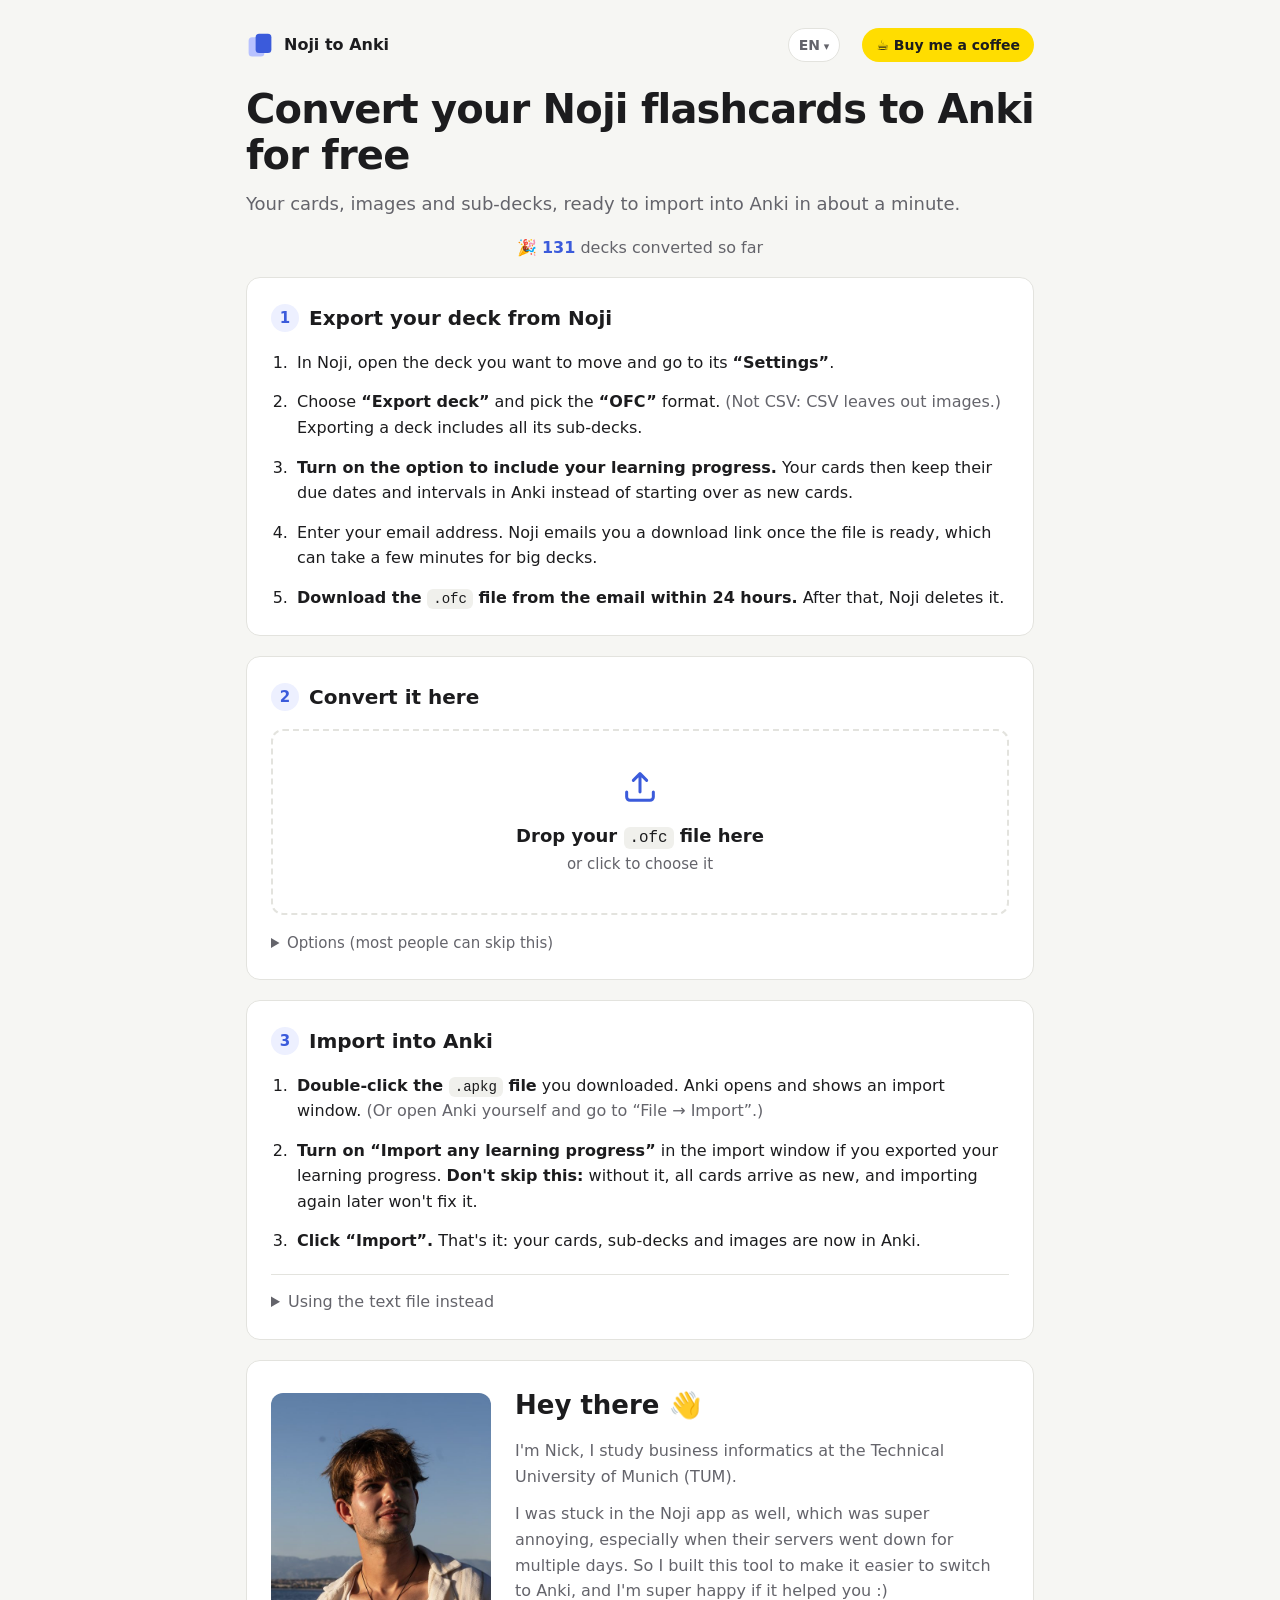
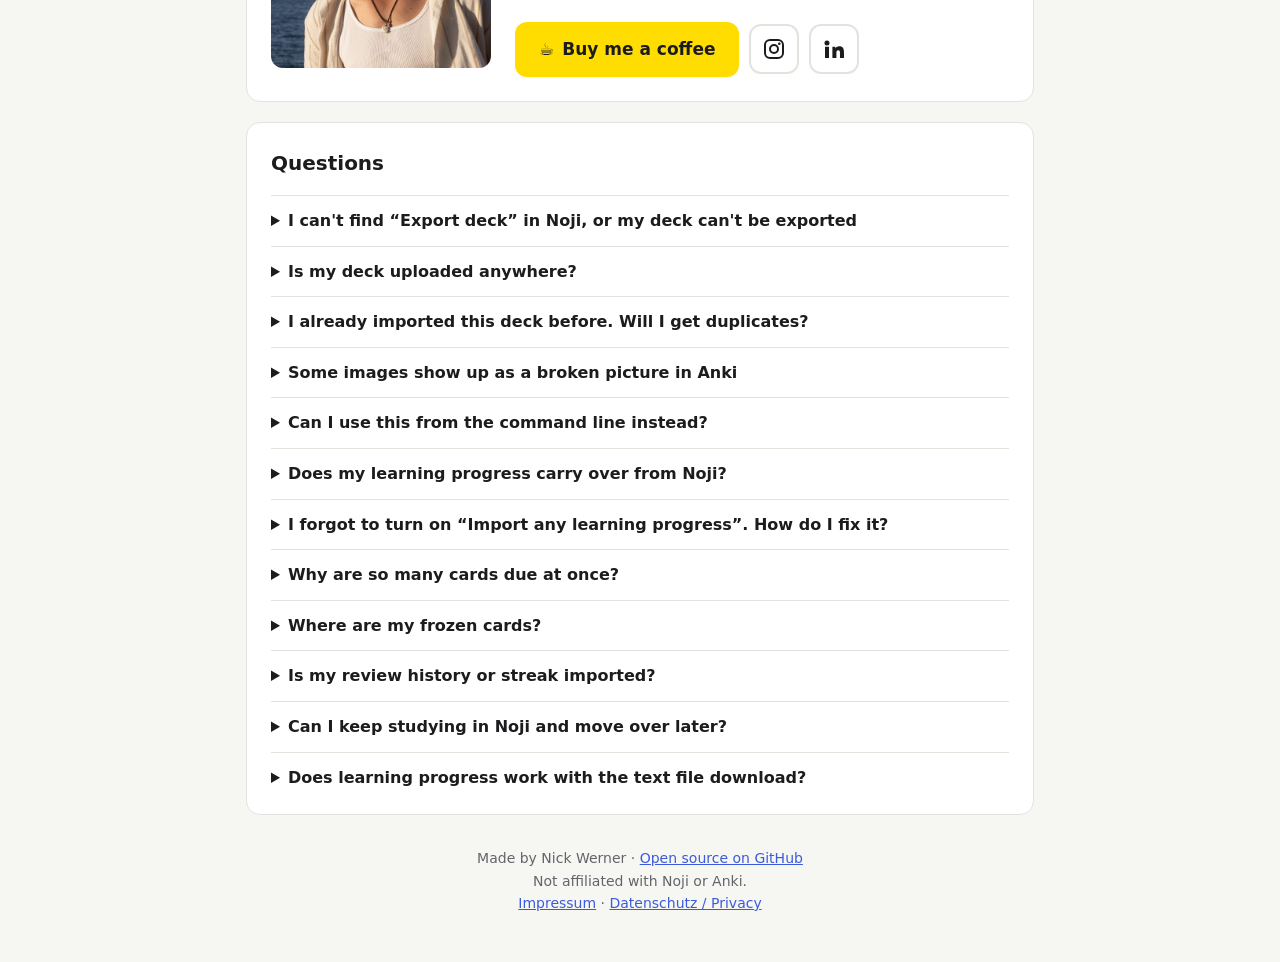
<file: docs/index.html>
<!doctype html>
<html lang="en">
<head>
<meta charset="utf-8">
<meta name="viewport" content="width=device-width, initial-scale=1">
<title>Noji to Anki</title>
<meta name="description" content="Convert your Noji flashcards to Anki, with images and sub-decks. Free, and your deck never leaves your computer.">
<link rel="icon" href="data:image/svg+xml,<svg xmlns='http://www.w3.org/2000/svg' viewBox='0 0 32 32'><rect x='3' y='7' width='18' height='22' rx='4' fill='%23b8c2ff'/><rect x='11' y='3' width='18' height='22' rx='4' fill='%233b5bdb'/></svg>">
<link rel="canonical" href="https://nojitoanki.com/">
<link rel="alternate" hreflang="en" href="https://nojitoanki.com/?lang=en">
<link rel="alternate" hreflang="de" href="https://nojitoanki.com/?lang=de">
<link rel="alternate" hreflang="pt-BR" href="https://nojitoanki.com/?lang=pt-BR">
<link rel="alternate" hreflang="es" href="https://nojitoanki.com/?lang=es">
<link rel="alternate" hreflang="fr" href="https://nojitoanki.com/?lang=fr">
<link rel="alternate" hreflang="it" href="https://nojitoanki.com/?lang=it">
<link rel="alternate" hreflang="x-default" href="https://nojitoanki.com/">
<meta name="theme-color" content="#3b5bdb">
<meta property="og:type" content="website">
<meta property="og:site_name" content="Noji to Anki">
<meta property="og:url" content="https://nojitoanki.com/">
<meta property="og:title" content="Noji to Anki: move your flashcards to Anki">
<meta property="og:description" content="Turn your Noji export into a ready-to-import Anki deck, with images and sub-decks. Free, nothing to install, and your cards never leave your computer.">
<meta property="og:image" content="https://nojitoanki.com/og-image.png">
<meta property="og:image:width" content="1200">
<meta property="og:image:height" content="630">
<meta property="og:image:alt" content="Noji to Anki: convert your Noji flashcards to Anki">
<meta name="twitter:card" content="summary_large_image">
<link rel="stylesheet" href="style.css">
</head>
<body>

<header>
  <svg viewBox="0 0 32 32" aria-hidden="true"><rect x="3" y="7" width="18" height="22" rx="4" fill="#b8c2ff"/><rect x="11" y="3" width="18" height="22" rx="4" fill="#3b5bdb"/></svg>
  <span class="brand">Noji to Anki</span>
  <label class="lang-switch"><span id="lang-current" aria-hidden="true">EN</span><select id="lang-select" aria-label="Language"><option value="en">English</option></select></label>
  <a class="header-coffee" href="https://buymeacoffee.com/nickwerner" target="_blank" rel="noopener" data-goatcounter-click="coffee-header" data-goatcounter-title="Coffee button (header)" data-i18n="header.coffee"><span aria-hidden="true">☕</span> Buy me a coffee</a>
</header>

<main>
  <div class="notice warn inapp" id="inapp" hidden>
    <p><strong id="inapp-title"></strong></p>
    <p id="inapp-text"></p>
    <p id="inapp-how"></p>
    <div class="inapp-actions">
      <a class="inapp-button" id="inapp-chrome" href="#" hidden></a>
      <button class="inapp-button" id="inapp-copy" type="button"></button>
    </div>
  </div>
  <section class="hero">
    <h1 data-i18n="hero.title">Convert your Noji flashcards to Anki for free</h1>
    <p data-i18n="hero.text">Your cards, images and sub-decks, ready to import into Anki in about a minute.</p>
  </section>

  <p class="counter" data-i18n="counter"><span aria-hidden="true">🎉</span> <b id="deck-count">30</b> decks converted so far</p>

  <section class="card">
    <h2 data-i18n="export.title"><span class="num">1</span> Export your deck from Noji</h2>
    <ol class="howto">
      <li data-i18n="export.1">In Noji, open the deck you want to move and go to its <strong>“Settings”</strong>.</li>
      <li data-i18n="export.2">Choose <strong>“Export deck”</strong> and pick the <strong>“OFC”</strong> format. <span class="muted">(Not CSV: CSV leaves out images.)</span> Exporting a deck includes all its sub-decks.</li>
      <li data-i18n="export.3"><strong>Turn on the option to include your learning progress.</strong> Your cards then keep their due dates and intervals in Anki instead of starting over as new cards.</li>
      <li data-i18n="export.4">Enter your email address. Noji emails you a download link once the file is ready, which can take a few minutes for big decks.</li>
      <li data-i18n="export.5"><strong>Download the <code>.ofc</code> file from the email within 24 hours.</strong> After that, Noji deletes it.</li>
    </ol>
  </section>

  <section class="card" id="step-convert">
    <h2><span class="num">2</span> <span id="convert-title" data-i18n="convert.title">Convert it here</span></h2>

    <div id="picker">
      <p class="mobile-tip" id="mobile-tip" hidden></p>
      <label class="drop" id="drop">
        <!-- No accept=".ofc" filter: iOS greys out .ofc files because it doesn't know the file type -->
        <input type="file" id="file">
        <svg viewBox="0 0 24 24" fill="none" stroke="currentColor" stroke-width="1.8" stroke-linecap="round" stroke-linejoin="round" aria-hidden="true"><path d="M12 15V4m0 0L8 8m4-4 4 4"/><path d="M4 15v3a2 2 0 0 0 2 2h12a2 2 0 0 0 2-2v-3"/></svg>
        <strong data-i18n="drop.title">Drop your <code>.ofc</code> file here</strong>
        <span data-i18n="drop.text">or click to choose it</span>
      </label>

      <details class="options">
        <summary data-i18n="options.summary">Options (most people can skip this)</summary>
        <div class="field">
          <label for="label" data-i18n="options.label">Label in front of every card</label>
          <input type="text" id="label" placeholder="e.g. Biology: " data-i18n-attr="placeholder:options.placeholder" autocomplete="off">
          <p data-i18n="options.help">Handy if you study several subjects mixed together. “What is a cell?” becomes “Biology: What is a cell?”. Leave empty for no label.</p>
        </div>
      </details>
    </div>

    <div id="progress" hidden aria-live="polite">
      <ul class="steps">
        <li data-step="read" data-i18n="step.read">Reading your file</li>
        <li data-step="unpack" data-i18n="step.unpack">Unpacking the deck</li>
        <li data-step="cards" data-i18n="step.cards">Building cards</li>
        <li data-step="images" data-i18n="step.images">Collecting images</li>
        <li data-step="download" hidden>Downloading missing images</li>
        <li data-step="zip" data-i18n="step.zip">Packing your download</li>
      </ul>
    </div>

    <div id="result" hidden>
      <div class="stats">
        <div class="stat"><b id="r-cards">0</b><span data-i18n="stat.cards">cards</span></div>
        <div class="stat"><b id="r-decks">0</b><span data-i18n="stat.decks">decks</span></div>
        <div class="stat"><b id="r-images">0</b><span data-i18n="stat.images">images</span></div>
      </div>
      <div class="actions">
        <a class="button" id="download" href="#" download data-i18n="result.download">
          <svg viewBox="0 0 24 24" fill="none" stroke="currentColor" stroke-width="2" stroke-linecap="round" stroke-linejoin="round" aria-hidden="true"><path d="M12 4v11m0 0 4-4m-4 4-4-4"/><path d="M4 17v1a2 2 0 0 0 2 2h12a2 2 0 0 0 2-2v-1"/></svg>
          Download Anki deck
        </a>
        <button class="link-button" id="again" type="button" data-i18n="result.again">Convert another file</button>
      </div>
      <p class="file-name"><span id="r-file"></span><span id="zip-option"> · <a id="download-zip" href="#" download data-i18n="result.zip">or download as text file + images (.zip)</a></span></p>
      <div class="notice ok" id="r-progress" hidden>
        <p><strong id="r-progress-title"></strong></p>
        <p data-i18n="result.progress">When you import, turn on “Import any learning progress” in Anki's import window. Otherwise every card arrives as new.</p>
      </div>
      <div class="notice warn" id="r-no-apkg" hidden>
        <p data-i18n="result.noApkg">Your browser couldn't create an Anki deck file, so this download is a text file + images instead. See “Using the text file instead” below.</p>
      </div>
      <div class="notice warn" id="r-failed" hidden>
        <p><strong id="r-failed-title"></strong></p>
        <p data-i18n="result.failed">These cards will show a broken picture in Anki. Check your internet connection and try again, or re-export the deck from Noji.</p>
        <ul id="r-failed-list"></ul>
      </div>
    </div>

    <div class="notice error" id="error" hidden>
      <p><strong data-i18n="error.title">That didn't work.</strong></p>
      <p id="error-text"></p>
    </div>
  </section>

  <section class="card">
    <h2 data-i18n="import.title"><span class="num">3</span> Import into Anki</h2>
    <ol class="howto">
      <li data-i18n="import.1"><strong>Double-click the <code>.apkg</code> file</strong> you downloaded. Anki opens and shows an import window. <span class="muted">(Or open Anki yourself and go to “File → Import”.)</span></li>
      <li data-i18n="import.2"><strong>Turn on “Import any learning progress”</strong> in the import window if you exported your learning progress. <strong>Don't skip this:</strong> without it, all cards arrive as new, and importing again later won't fix it.</li>
      <li data-i18n="import.3"><strong>Click “Import”.</strong> That's it: your cards, sub-decks and images are now in Anki.</li>
    </ol>

    <details class="manual">
      <summary data-i18n="manual.summary">Using the text file instead</summary>
      <ol class="howto">
        <li data-i18n="manual.1"><strong>Unzip the download.</strong> <span class="muted">Mac: double-click it. Windows: right-click → “Extract All”.</span> You get a folder with a <code>.txt</code> file and an <code>attachments</code> folder.</li>
        <li data-i18n="manual.2"><strong>Import the cards.</strong> Open Anki, go to “File → Import” and choose the <code>.txt</code> file. Make sure “Allow HTML in fields” is checked, then click “Import”.</li>
        <li>
          <span data-i18n="manual.3"><strong>Copy the images.</strong> Copy everything <em>inside</em> the <code>attachments</code> folder into Anki's media folder:</span>
          <div class="tabs" role="tablist">
            <button role="tab" id="tab-mac" aria-controls="panel-mac" aria-selected="true" type="button">Mac</button>
            <button role="tab" id="tab-win" aria-controls="panel-win" aria-selected="false" type="button">Windows</button>
            <button role="tab" id="tab-linux" aria-controls="panel-linux" aria-selected="false" type="button">Linux</button>
          </div>
          <div class="tab-panel" role="tabpanel" id="panel-mac" aria-labelledby="tab-mac">
            <ol>
              <li data-i18n="manual.mac1">In Finder, press <code>⌘ Cmd</code> + <code>⇧ Shift</code> + <code>G</code>.</li>
              <li><span class="path" data-i18n="manual.mac2">Paste <code>~/Library/Application Support/Anki2/User 1/collection.media</code> <button class="copy" type="button">Copy</button></span></li>
              <li data-i18n="manual.enter">Press Enter and paste the images there.</li>
            </ol>
          </div>
          <div class="tab-panel" role="tabpanel" id="panel-win" aria-labelledby="tab-win" hidden>
            <ol>
              <li data-i18n="manual.win1">Press <code>Win</code> + <code>R</code>.</li>
              <li><span class="path" data-i18n="manual.win2">Paste <code>%APPDATA%\Anki2\User 1\collection.media</code> <button class="copy" type="button">Copy</button></span></li>
              <li data-i18n="manual.enter">Press Enter and paste the images there.</li>
            </ol>
          </div>
          <div class="tab-panel" role="tabpanel" id="panel-linux" aria-labelledby="tab-linux" hidden>
            <ol>
              <li><span class="path" data-i18n="manual.linux1">Open <code>~/.local/share/Anki2/User 1/collection.media</code> <button class="copy" type="button">Copy</button></span></li>
              <li data-i18n="manual.linux2">Paste the images there.</li>
            </ol>
          </div>
          <p class="muted" data-i18n="manual.profile">If your Anki profile isn't called “User 1”, use its name instead.</p>
        </li>
      </ol>
    </details>
  </section>

  <section class="card about">
    <img class="about-photo" src="nick.jpg" width="560" height="700" alt="Photo of Nick Werner" data-i18n-attr="alt:about.photo" loading="lazy">
    <div class="about-text">
      <h2 data-i18n="about.title">Hey there <span aria-hidden="true">👋</span></h2>
      <p data-i18n="about.1">I'm Nick, I study business informatics at the Technical University of Munich (TUM).</p>
      <p data-i18n="about.2">I was stuck in the Noji app as well, which was super annoying, especially when their servers went down for multiple days. So I built this tool to make it easier to switch to Anki, and I'm super happy if it helped you :)</p>
      <div class="about-actions">
        <a class="coffee-button" href="https://buymeacoffee.com/nickwerner" target="_blank" rel="noopener" data-goatcounter-click="coffee-about" data-goatcounter-title="Coffee button (about)" data-i18n="about.coffee"><span aria-hidden="true">☕</span> Buy me a coffee</a>
        <a class="social" href="https://www.instagram.com/nick.wrnr/" target="_blank" rel="noopener" aria-label="Instagram" title="Instagram">
          <svg viewBox="0 0 24 24" aria-hidden="true"><rect x="3" y="3" width="18" height="18" rx="5" fill="none" stroke="currentColor" stroke-width="2"/><circle cx="12" cy="12" r="4" fill="none" stroke="currentColor" stroke-width="2"/><circle cx="17.3" cy="6.7" r="1.3" fill="currentColor"/></svg>
        </a>
        <a class="social" href="https://www.linkedin.com/in/nick-elias-werner-45b225227/" target="_blank" rel="noopener" aria-label="LinkedIn" title="LinkedIn">
          <svg viewBox="0 0 24 24" aria-hidden="true"><path fill="currentColor" d="M4.98 3.5a2.5 2.5 0 1 1 0 5 2.5 2.5 0 0 1 0-5ZM3 9.75h4v11.25H3V9.75Zm6.5 0h3.83v1.54h.06c.53-1 1.84-2.05 3.79-2.05 4.05 0 4.8 2.66 4.8 6.13V21h-4v-4.98c0-1.19-.02-2.72-1.66-2.72-1.66 0-1.92 1.3-1.92 2.63V21h-4V9.75Z"/></svg>
        </a>
      </div>
    </div>
  </section>

  <section class="card faq">
    <h2 data-i18n="faq.title">Questions</h2>
    <details>
      <summary data-i18n="faq.export.q">I can't find “Export deck” in Noji, or my deck can't be exported</summary>
      <p data-i18n="faq.export.a">Noji only lets you export decks you created yourself. Decks you imported or duplicated from someone else can't be exported. This is a limit in Noji, not in this converter. See <a href="https://help.noji.io/en/articles/11524889-export-your-decks">Noji's help article on exporting</a>.</p>
    </details>
    <details>
      <summary data-i18n="faq.upload.q">Is my deck uploaded anywhere?</summary>
      <p data-i18n="faq.upload.a">No. The conversion runs entirely in your browser, and your file is never sent to a server. The only thing the page loads from the internet are images that are missing from your export, and those come straight from Noji.</p>
    </details>
    <details>
      <summary data-i18n="faq.dupes.q">I already imported this deck before. Will I get duplicates?</summary>
      <p data-i18n="faq.dupes.a">No. Importing the <code>.apkg</code> again updates the cards that are already there instead of adding them a second time. Their learning progress in Anki stays as it is.</p>
    </details>
    <details>
      <summary data-i18n="faq.images.q">Some images show up as a broken picture in Anki</summary>
      <p data-i18n="faq.images.a">With the <code>.apkg</code>, images are imported automatically. If you used the text file instead, make sure you copied the files from the <code>attachments</code> folder of this download into <code>collection.media</code>. Each card points to a file like <code>c4915ef6-….jpg</code>, and that exact file needs to be there. Files with other names (for example <code>409095344.jpg</code>) come from a different import and won't work for these cards.</p>
    </details>
    <details>
      <summary data-i18n="faq.cli.q">Can I use this from the command line instead?</summary>
      <p data-i18n="faq.cli.a">Yes. The same converter is available as a Python script on <a href="https://github.com/NickDerWerner/Noji-to-Anki">GitHub</a>.</p>
    </details>
    <details>
      <summary data-i18n="faq.progress.q">Does my learning progress carry over from Noji?</summary>
      <p data-i18n="faq.progress.a">Yes, if you exported with learning progress. Every card keeps its state (new, learning or review), its next due date, its interval and its ease. Cards you forgot recently stay in relearning, and frozen cards become suspended cards. When the deck is ready, the converter tells you how many cards keep their progress.</p>
    </details>
    <details>
      <summary data-i18n="faq.forgot.q">I forgot to turn on “Import any learning progress”. How do I fix it?</summary>
      <p data-i18n="faq.forgot.a">In Anki, delete the deck you just imported (click the gear icon next to it, then “Delete”). Then import the <code>.apkg</code> again, this time with “Import any learning progress” turned on. Importing again without deleting first won't help: Anki sees that the cards already exist and leaves them as new.</p>
    </details>
    <details>
      <summary data-i18n="faq.due.q">Why are so many cards due at once?</summary>
      <p data-i18n="faq.due.a">Your cards are due on the same days as in Noji. If you haven't studied for a while, they are all overdue, just as they would be in Noji. Anki shows up to 200 reviews per day by default, so the pile gets spread over a few days. You can change this limit in the deck's options.</p>
    </details>
    <details>
      <summary data-i18n="faq.frozen.q">Where are my frozen cards?</summary>
      <p data-i18n="faq.frozen.a">Frozen cards are suspended in Anki: they keep their progress but don't show up for review. To find them, open “Browse” and search for <code>is:suspended</code>. Select them and press “Toggle Suspend” to study them again.</p>
    </details>
    <details>
      <summary data-i18n="faq.history.q">Is my review history or streak imported?</summary>
      <p data-i18n="faq.history.a">No. Noji's export only contains each card's current state, not the list of your past reviews, so your streak and Noji statistics can't be carried over. So that Anki's FSRS scheduler can work with your cards right away, every learned card gets one estimated review on the day you last studied it in Noji.</p>
    </details>
    <details>
      <summary data-i18n="faq.later.q">Can I keep studying in Noji and move over later?</summary>
      <p data-i18n="faq.later.a">Yes, but progress is only taken over on the first import. If you import the same deck again later, Anki updates the card contents but keeps the progress it already has. To bring over newer progress from Noji, delete the deck in Anki first, then import the new export.</p>
    </details>
    <details>
      <summary data-i18n="faq.txt.q">Does learning progress work with the text file download?</summary>
      <p data-i18n="faq.txt.a">No. Only the <code>.apkg</code> can carry learning progress. The text file always imports all cards as new.</p>
    </details>
  </section>
</main>

<dialog class="thanks" id="thanks" aria-labelledby="thanks-title">
  <div class="cup" aria-hidden="true">🎉</div>
  <h2 id="thanks-title" data-i18n="thanks.title">Your deck is downloading</h2>
  <p data-i18n="thanks.next">Next, double-click the <code>.apkg</code> file to import it into Anki.</p>
  <p data-i18n="thanks.ask">If this saved you some time, I'd be really happy about a coffee.</p>
  <a class="coffee-button" href="https://buymeacoffee.com/nickwerner" target="_blank" rel="noopener" id="thanks-coffee" data-goatcounter-click="coffee-popup" data-goatcounter-title="Coffee button (popup)" data-i18n="thanks.coffee"><span aria-hidden="true">☕</span> Buy me a coffee</a>
  <form method="dialog"><button class="link-button" type="submit" data-i18n="thanks.close">No thanks, close</button></form>
</dialog>

<footer>
  <span data-i18n="footer.made">Made by Nick Werner · <a href="https://github.com/NickDerWerner/Noji-to-Anki">Open source on GitHub</a></span><br>
  <span data-i18n="footer.notAffiliated">Not affiliated with Noji or Anki.</span><br>
  <a href="impressum.html">Impressum</a> · <a href="datenschutz.html">Datenschutz / Privacy</a>
</footer>

<script src="lang/de.js"></script>
<script src="lang/pt-BR.js"></script>
<script src="lang/es.js"></script>
<script src="lang/fr.js"></script>
<script src="lang/it.js"></script>
<script src="i18n.js"></script>
<script src="vendor/fflate.js"></script>
<script src="vendor/fzstd.js"></script>
<script src="vendor/sql-wasm.js"></script>
<script src="converter.js"></script>
<script src="apkg.js"></script>
<script src="app.js"></script>
<script data-goatcounter="https://nojitoanki.goatcounter.com/count" async src="vendor/goatcounter.js"></script>
</body>
</html>
</file>
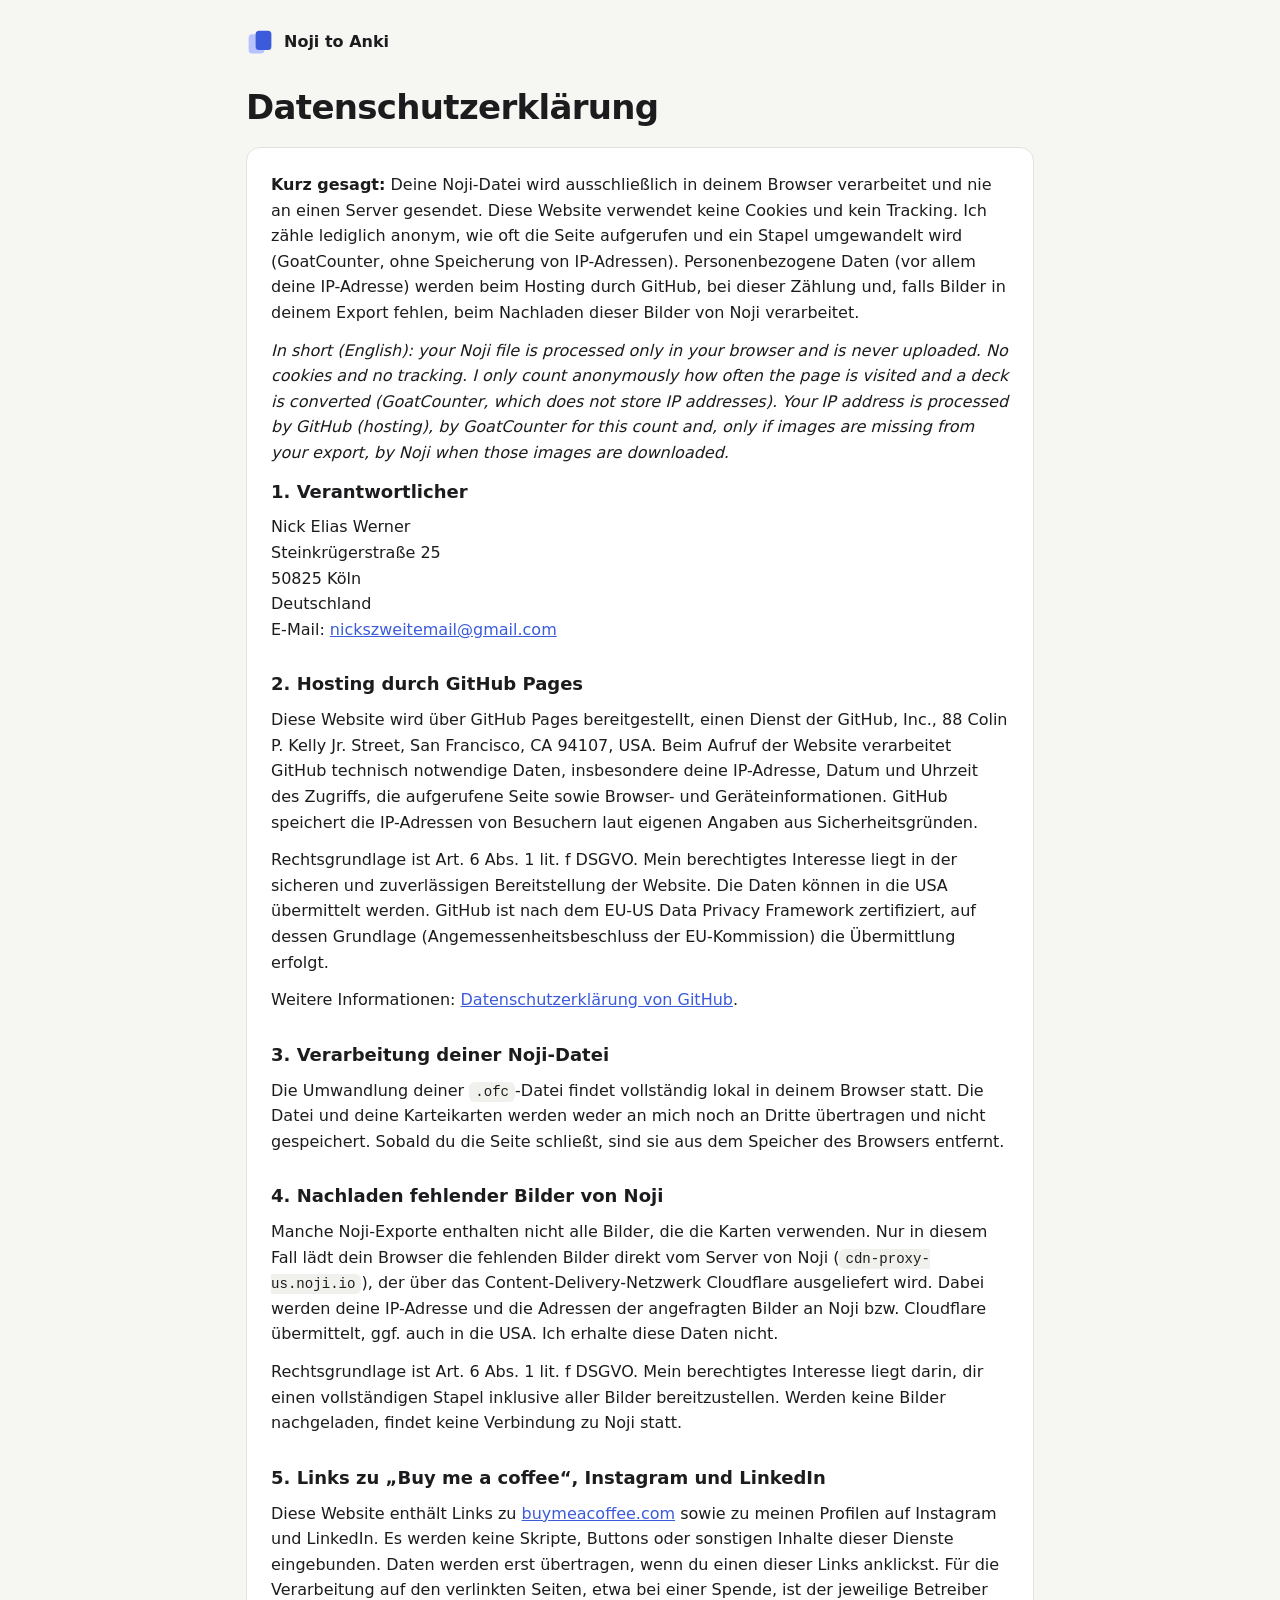
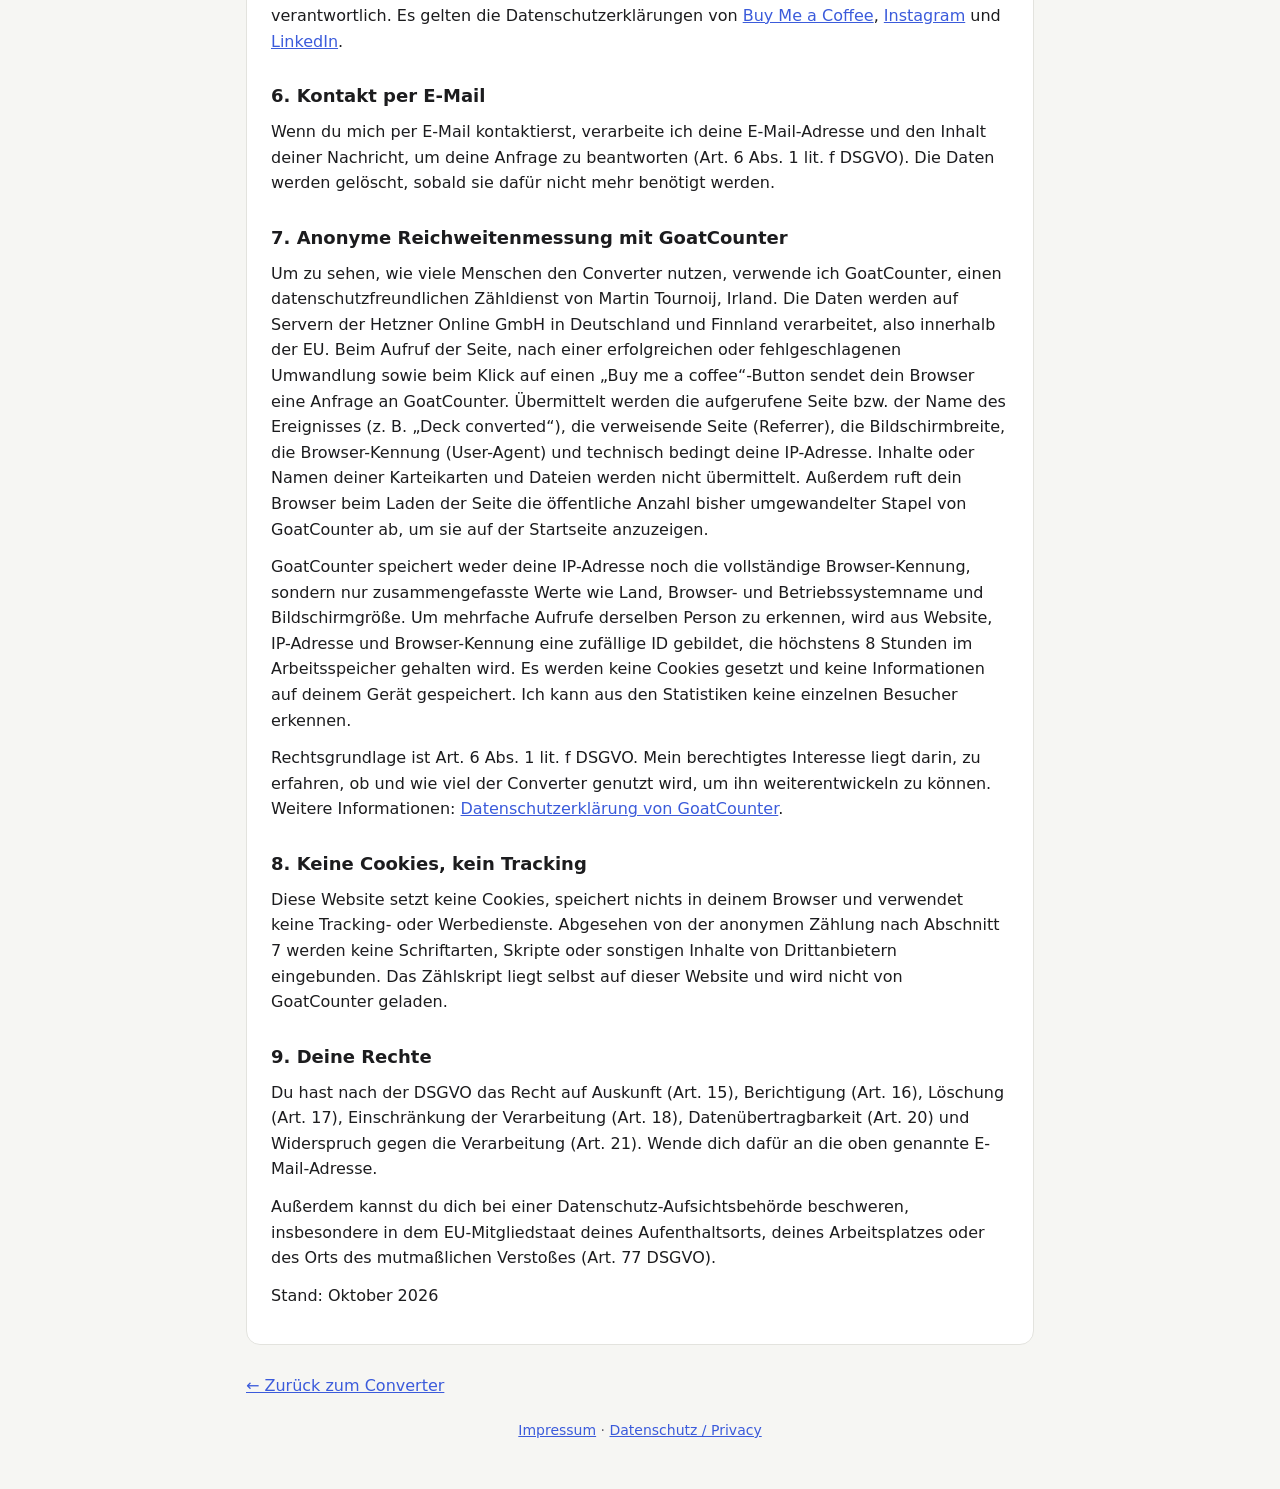
<file: docs/datenschutz.html>
<!doctype html>
<html lang="de">
<head>
<meta charset="utf-8">
<meta name="viewport" content="width=device-width, initial-scale=1">
<title>Datenschutz · Noji to Anki</title>
<meta name="robots" content="noindex">
<link rel="icon" href="data:image/svg+xml,<svg xmlns='http://www.w3.org/2000/svg' viewBox='0 0 32 32'><rect x='3' y='7' width='18' height='22' rx='4' fill='%23b8c2ff'/><rect x='11' y='3' width='18' height='22' rx='4' fill='%233b5bdb'/></svg>">
<link rel="stylesheet" href="style.css">
</head>
<body>

<header>
  <a class="home" href="./">
    <svg viewBox="0 0 32 32" aria-hidden="true"><rect x="3" y="7" width="18" height="22" rx="4" fill="#b8c2ff"/><rect x="11" y="3" width="18" height="22" rx="4" fill="#3b5bdb"/></svg>
    Noji to Anki
  </a>
</header>

<main class="legal">
  <h1>Datenschutzerklärung</h1>

  <section class="card">
    <p><strong>Kurz gesagt:</strong> Deine Noji-Datei wird ausschließlich in deinem Browser verarbeitet und nie an einen Server gesendet. Diese Website verwendet keine Cookies und kein Tracking. Ich zähle lediglich anonym, wie oft die Seite aufgerufen und ein Stapel umgewandelt wird (GoatCounter, ohne Speicherung von IP-Adressen). Personenbezogene Daten (vor allem deine IP-Adresse) werden beim Hosting durch GitHub, bei dieser Zählung und, falls Bilder in deinem Export fehlen, beim Nachladen dieser Bilder von Noji verarbeitet.</p>
    <p lang="en"><em>In short (English): your Noji file is processed only in your browser and is never uploaded. No cookies and no tracking. I only count anonymously how often the page is visited and a deck is converted (GoatCounter, which does not store IP addresses). Your IP address is processed by GitHub (hosting), by GoatCounter for this count and, only if images are missing from your export, by Noji when those images are downloaded.</em></p>

    <h2>1. Verantwortlicher</h2>
    <address>
      Nick Elias Werner<br>
      Steinkrügerstraße 25<br>
      50825 Köln<br>
      Deutschland<br>
      E-Mail: <a href="mailto:nickszweitemail@gmail.com">nickszweitemail@gmail.com</a>
    </address>

    <h2>2. Hosting durch GitHub Pages</h2>
    <p>Diese Website wird über GitHub Pages bereitgestellt, einen Dienst der GitHub, Inc., 88 Colin P. Kelly Jr. Street, San Francisco, CA 94107, USA. Beim Aufruf der Website verarbeitet GitHub technisch notwendige Daten, insbesondere deine IP-Adresse, Datum und Uhrzeit des Zugriffs, die aufgerufene Seite sowie Browser- und Geräteinformationen. GitHub speichert die IP-Adressen von Besuchern laut eigenen Angaben aus Sicherheitsgründen.</p>
    <p>Rechtsgrundlage ist Art. 6 Abs. 1 lit. f DSGVO. Mein berechtigtes Interesse liegt in der sicheren und zuverlässigen Bereitstellung der Website. Die Daten können in die USA übermittelt werden. GitHub ist nach dem EU-US Data Privacy Framework zertifiziert, auf dessen Grundlage (Angemessenheitsbeschluss der EU-Kommission) die Übermittlung erfolgt.</p>
    <p>Weitere Informationen: <a href="https://docs.github.com/de/site-policy/privacy-policies/github-general-privacy-statement">Datenschutzerklärung von GitHub</a>.</p>

    <h2>3. Verarbeitung deiner Noji-Datei</h2>
    <p>Die Umwandlung deiner <code>.ofc</code>-Datei findet vollständig lokal in deinem Browser statt. Die Datei und deine Karteikarten werden weder an mich noch an Dritte übertragen und nicht gespeichert. Sobald du die Seite schließt, sind sie aus dem Speicher des Browsers entfernt.</p>

    <h2>4. Nachladen fehlender Bilder von Noji</h2>
    <p>Manche Noji-Exporte enthalten nicht alle Bilder, die die Karten verwenden. Nur in diesem Fall lädt dein Browser die fehlenden Bilder direkt vom Server von Noji (<code>cdn-proxy-us.noji.io</code>), der über das Content-Delivery-Netzwerk Cloudflare ausgeliefert wird. Dabei werden deine IP-Adresse und die Adressen der angefragten Bilder an Noji bzw. Cloudflare übermittelt, ggf. auch in die USA. Ich erhalte diese Daten nicht.</p>
    <p>Rechtsgrundlage ist Art. 6 Abs. 1 lit. f DSGVO. Mein berechtigtes Interesse liegt darin, dir einen vollständigen Stapel inklusive aller Bilder bereitzustellen. Werden keine Bilder nachgeladen, findet keine Verbindung zu Noji statt.</p>

    <h2>5. Links zu „Buy me a coffee“, Instagram und LinkedIn</h2>
    <p>Diese Website enthält Links zu <a href="https://buymeacoffee.com/nickwerner">buymeacoffee.com</a> sowie zu meinen Profilen auf Instagram und LinkedIn. Es werden keine Skripte, Buttons oder sonstigen Inhalte dieser Dienste eingebunden. Daten werden erst übertragen, wenn du einen dieser Links anklickst. Für die Verarbeitung auf den verlinkten Seiten, etwa bei einer Spende, ist der jeweilige Betreiber verantwortlich. Es gelten die Datenschutzerklärungen von <a href="https://www.buymeacoffee.com/privacy-policy">Buy Me a Coffee</a>, <a href="https://privacycenter.instagram.com/policy">Instagram</a> und <a href="https://de.linkedin.com/legal/privacy-policy">LinkedIn</a>.</p>

    <h2>6. Kontakt per E-Mail</h2>
    <p>Wenn du mich per E-Mail kontaktierst, verarbeite ich deine E-Mail-Adresse und den Inhalt deiner Nachricht, um deine Anfrage zu beantworten (Art. 6 Abs. 1 lit. f DSGVO). Die Daten werden gelöscht, sobald sie dafür nicht mehr benötigt werden.</p>

    <h2>7. Anonyme Reichweitenmessung mit GoatCounter</h2>
    <p>Um zu sehen, wie viele Menschen den Converter nutzen, verwende ich GoatCounter, einen datenschutzfreundlichen Zähldienst von Martin Tournoij, Irland. Die Daten werden auf Servern der Hetzner Online GmbH in Deutschland und Finnland verarbeitet, also innerhalb der EU. Beim Aufruf der Seite, nach einer erfolgreichen oder fehlgeschlagenen Umwandlung sowie beim Klick auf einen „Buy me a coffee“-Button sendet dein Browser eine Anfrage an GoatCounter. Übermittelt werden die aufgerufene Seite bzw. der Name des Ereignisses (z. B. „Deck converted“), die verweisende Seite (Referrer), die Bildschirmbreite, die Browser-Kennung (User-Agent) und technisch bedingt deine IP-Adresse. Inhalte oder Namen deiner Karteikarten und Dateien werden nicht übermittelt. Außerdem ruft dein Browser beim Laden der Seite die öffentliche Anzahl bisher umgewandelter Stapel von GoatCounter ab, um sie auf der Startseite anzuzeigen.</p>
    <p>GoatCounter speichert weder deine IP-Adresse noch die vollständige Browser-Kennung, sondern nur zusammengefasste Werte wie Land, Browser- und Betriebssystemname und Bildschirmgröße. Um mehrfache Aufrufe derselben Person zu erkennen, wird aus Website, IP-Adresse und Browser-Kennung eine zufällige ID gebildet, die höchstens 8 Stunden im Arbeitsspeicher gehalten wird. Es werden keine Cookies gesetzt und keine Informationen auf deinem Gerät gespeichert. Ich kann aus den Statistiken keine einzelnen Besucher erkennen.</p>
    <p>Rechtsgrundlage ist Art. 6 Abs. 1 lit. f DSGVO. Mein berechtigtes Interesse liegt darin, zu erfahren, ob und wie viel der Converter genutzt wird, um ihn weiterentwickeln zu können. Weitere Informationen: <a href="https://www.goatcounter.com/help/privacy">Datenschutzerklärung von GoatCounter</a>.</p>

    <h2>8. Keine Cookies, kein Tracking</h2>
    <p>Diese Website setzt keine Cookies, speichert nichts in deinem Browser und verwendet keine Tracking- oder Werbedienste. Abgesehen von der anonymen Zählung nach Abschnitt 7 werden keine Schriftarten, Skripte oder sonstigen Inhalte von Drittanbietern eingebunden. Das Zählskript liegt selbst auf dieser Website und wird nicht von GoatCounter geladen.</p>

    <h2>9. Deine Rechte</h2>
    <p>Du hast nach der DSGVO das Recht auf Auskunft (Art. 15), Berichtigung (Art. 16), Löschung (Art. 17), Einschränkung der Verarbeitung (Art. 18), Datenübertragbarkeit (Art. 20) und Widerspruch gegen die Verarbeitung (Art. 21). Wende dich dafür an die oben genannte E-Mail-Adresse.</p>
    <p>Außerdem kannst du dich bei einer Datenschutz-Aufsichtsbehörde beschweren, insbesondere in dem EU-Mitgliedstaat deines Aufenthaltsorts, deines Arbeitsplatzes oder des Orts des mutmaßlichen Verstoßes (Art. 77 DSGVO).</p>

    <p class="muted">Stand: Oktober 2026</p>
  </section>

  <a class="back" href="./">← Zurück zum Converter</a>
</main>

<footer>
  <a href="impressum.html">Impressum</a> · <a href="datenschutz.html">Datenschutz / Privacy</a>
</footer>
</body>
</html>
</file>
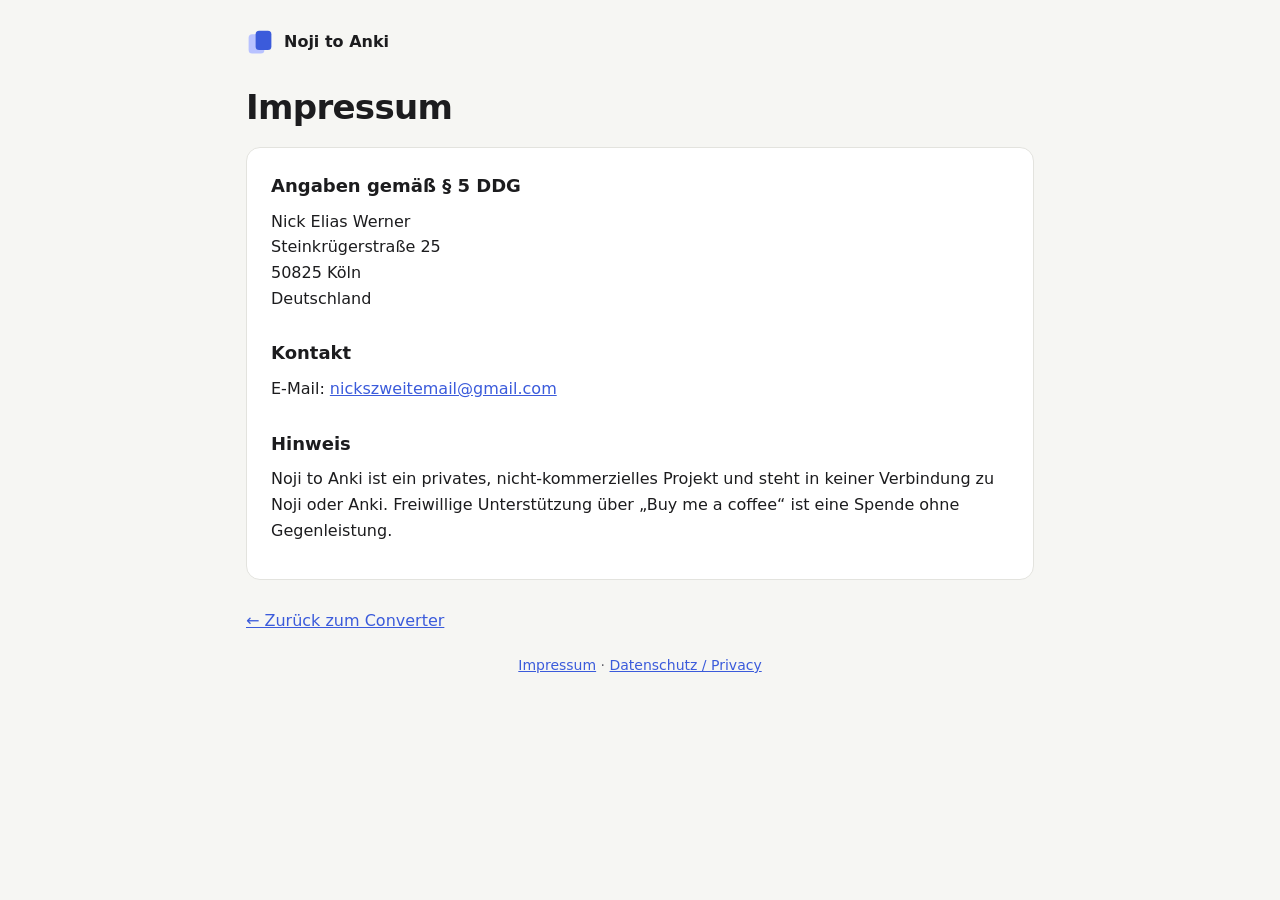
<file: docs/impressum.html>
<!doctype html>
<html lang="de">
<head>
<meta charset="utf-8">
<meta name="viewport" content="width=device-width, initial-scale=1">
<title>Impressum · Noji to Anki</title>
<meta name="robots" content="noindex">
<link rel="icon" href="data:image/svg+xml,<svg xmlns='http://www.w3.org/2000/svg' viewBox='0 0 32 32'><rect x='3' y='7' width='18' height='22' rx='4' fill='%23b8c2ff'/><rect x='11' y='3' width='18' height='22' rx='4' fill='%233b5bdb'/></svg>">
<link rel="stylesheet" href="style.css">
</head>
<body>

<header>
  <a class="home" href="./">
    <svg viewBox="0 0 32 32" aria-hidden="true"><rect x="3" y="7" width="18" height="22" rx="4" fill="#b8c2ff"/><rect x="11" y="3" width="18" height="22" rx="4" fill="#3b5bdb"/></svg>
    Noji to Anki
  </a>
</header>

<main class="legal">
  <h1>Impressum</h1>

  <section class="card">
    <h2>Angaben gemäß § 5 DDG</h2>
    <address>
      Nick Elias Werner<br>
      Steinkrügerstraße 25<br>
      50825 Köln<br>
      Deutschland
    </address>

    <h2>Kontakt</h2>
    <p>E-Mail: <a href="mailto:nickszweitemail@gmail.com">nickszweitemail@gmail.com</a></p>

    <h2>Hinweis</h2>
    <p>Noji to Anki ist ein privates, nicht-kommerzielles Projekt und steht in keiner Verbindung zu Noji oder Anki. Freiwillige Unterstützung über „Buy me a coffee“ ist eine Spende ohne Gegenleistung.</p>
  </section>

  <a class="back" href="./">← Zurück zum Converter</a>
</main>

<footer>
  <a href="impressum.html">Impressum</a> · <a href="datenschutz.html">Datenschutz / Privacy</a>
</footer>
</body>
</html>
</file>
<file: docs/style.css>
:root {
  color-scheme: light;
  --bg: #f6f6f3;
  --surface: #ffffff;
  --text: #1c1c1e;
  --muted: #64646b;
  --border: #e3e3de;
  --accent: #3b5bdb;
  --accent-text: #ffffff;
  --accent-soft: #edf0ff;
  --ok: #2b8a3e;
  --ok-soft: #ebfbee;
  --warn: #a35c00;
  --warn-soft: #fff6e5;
  --error: #c92a2a;
  --error-soft: #fff0f0;
  --code-bg: #f0f0ec;
  --radius: 14px;
  --coffee: #ffdd00;
  --coffee-text: #1c1c1e;
}

* { box-sizing: border-box; }
html { -webkit-text-size-adjust: 100%; }
body {
  margin: 0;
  background: var(--bg);
  color: var(--text);
  font: 16px/1.6 system-ui, -apple-system, "Segoe UI", Roboto, sans-serif;
}
main, header, footer { max-width: 820px; margin: 0 auto; padding: 0 16px; }
a { color: var(--accent); }
code {
  font: 0.88em ui-monospace, "SF Mono", Menlo, Consolas, monospace;
  background: var(--code-bg);
  padding: 2px 6px;
  border-radius: 6px;
  overflow-wrap: anywhere;
}

header { padding-top: 28px; display: flex; align-items: center; gap: 10px; font-weight: 650; }
header svg { width: 28px; height: 28px; flex: none; }

.hero { padding: 24px 0 16px; }
h1 { font-size: clamp(28px, 6vw, 40px); line-height: 1.15; letter-spacing: -0.02em; margin: 0 0 12px; }
.hero p { margin: 0; color: var(--muted); font-size: 18px; }
.counter { text-align: center; margin: 0 0 16px; color: var(--muted); }
.counter b { color: var(--accent); font-variant-numeric: tabular-nums; }

.card {
  background: var(--surface);
  border: 1px solid var(--border);
  border-radius: var(--radius);
  padding: 24px;
  margin-bottom: 20px;
}
h2 { font-size: 20px; margin: 0 0 16px; display: flex; align-items: center; gap: 10px; }
.num {
  flex: none; width: 28px; height: 28px; border-radius: 50%;
  display: inline-grid; place-items: center;
  background: var(--accent-soft); color: var(--accent);
  font-size: 15px; font-weight: 700;
}

/* Drop zone */
.drop {
  display: block; position: relative; cursor: pointer;
  border: 2px dashed var(--border); border-radius: 12px;
  padding: 36px 16px; text-align: center;
  transition: border-color .15s, background .15s;
}
.drop:hover, .drop.dragging, .drop:focus-within { border-color: var(--accent); background: var(--accent-soft); }
.drop input { position: absolute; inset: 0; opacity: 0; cursor: pointer; width: 100%; }
.drop svg { width: 40px; height: 40px; color: var(--accent); }
.drop strong { display: block; font-size: 18px; margin-top: 8px; }
.drop span { color: var(--muted); font-size: 15px; }

details.manual { margin-top: 20px; border-top: 1px solid var(--border); padding-top: 14px; }
details.manual summary { cursor: pointer; color: var(--muted); }
details.manual > ol { margin-top: 14px; }
details.options { margin-top: 16px; font-size: 15px; }
details.options summary { cursor: pointer; color: var(--muted); }
details.options .field { margin-top: 12px; }
details.options label { display: block; font-weight: 600; margin-bottom: 4px; }
details.options p { margin: 6px 0 0; color: var(--muted); }
input[type="text"] {
  width: 100%; font: inherit; color: var(--text); background: var(--bg);
  border: 1px solid var(--border); border-radius: 8px; padding: 8px 12px;
}
input[type="text"]:focus { outline: 2px solid var(--accent); outline-offset: 1px; }

/* Progress */
.steps { list-style: none; margin: 0; padding: 0; }
.steps li { display: flex; align-items: center; gap: 10px; padding: 6px 0; color: var(--muted); }
.steps li::before {
  content: ""; flex: none; width: 18px; height: 18px; border-radius: 50%;
  border: 2px solid var(--border);
}
.steps li.active { color: var(--text); }
.steps li.active::before { border-color: var(--accent); border-right-color: transparent; animation: spin .8s linear infinite; }
.steps li.done { color: var(--text); }
.steps li.done::before { border-color: var(--ok); background: var(--ok); box-shadow: inset 0 0 0 3px var(--surface); }
@keyframes spin { to { transform: rotate(360deg); } }
@media (prefers-reduced-motion: reduce) { .steps li.active::before { animation: none; } }

/* Result */
.stats { display: grid; grid-template-columns: repeat(3, 1fr); gap: 12px; margin-bottom: 20px; }
.stat { background: var(--bg); border-radius: 10px; padding: 12px; text-align: center; }
.stat b { display: block; font-size: 24px; line-height: 1.2; }
.stat span { color: var(--muted); font-size: 14px; }
.actions { display: flex; flex-wrap: wrap; gap: 12px; align-items: center; }
.button {
  display: inline-flex; align-items: center; gap: 8px;
  font: inherit; font-weight: 650; text-decoration: none; cursor: pointer;
  background: var(--accent); color: var(--accent-text);
  border: 0; border-radius: 10px; padding: 12px 20px;
}
.button svg { width: 20px; height: 20px; }
.link-button { font: inherit; background: none; border: 0; color: var(--accent); cursor: pointer; padding: 8px 4px; text-decoration: underline; }
.file-name { color: var(--muted); font-size: 14px; margin: 12px 0 0; overflow-wrap: anywhere; }

.notice { border-radius: 10px; padding: 12px 16px; margin-top: 16px; font-size: 15px; }
.notice p { margin: 0; }
.notice p + p, .notice ul { margin-top: 6px; }
.notice ul { padding-left: 20px; margin-bottom: 0; }
.notice.warn { background: var(--warn-soft); color: var(--warn); }
.notice.error { background: var(--error-soft); color: var(--error); }
.notice.ok { background: var(--ok-soft); color: var(--ok); }
.inapp { margin: 20px 0 0; }
.inapp-actions { display: flex; flex-wrap: wrap; gap: 8px; margin-top: 10px; }
.inapp-button {
  font: inherit; font-size: 15px; font-weight: 600; text-decoration: none; cursor: pointer;
  color: var(--warn); background: var(--surface); border: 1px solid currentColor; border-radius: 8px; padding: 6px 14px;
}
.mobile-tip { margin: 0 0 14px; font-size: 15px; color: var(--muted); background: var(--accent-soft); border-radius: 10px; padding: 10px 14px; }

/* Instructions */
ol.howto { margin: 0; padding-left: 22px; }
ol.howto > li { margin-bottom: 14px; padding-left: 4px; }
ol.howto > li:last-child { margin-bottom: 0; }
.muted { color: var(--muted); }

.tabs { display: flex; gap: 4px; margin: 10px 0 0; border-bottom: 1px solid var(--border); }
.tabs button {
  font: inherit; font-size: 15px; background: none; border: 0; cursor: pointer;
  color: var(--muted); padding: 6px 12px; border-bottom: 2px solid transparent; margin-bottom: -1px;
}
.tabs button[aria-selected="true"] { color: var(--text); border-bottom-color: var(--accent); font-weight: 600; }
.tab-panel { padding-top: 10px; }
.tab-panel ol { margin: 0; padding-left: 20px; }
.tab-panel li { margin-bottom: 6px; }
.path { display: flex; gap: 8px; align-items: center; flex-wrap: wrap; }
.copy {
  font: inherit; font-size: 13px; cursor: pointer; color: var(--accent);
  background: var(--accent-soft); border: 0; border-radius: 6px; padding: 2px 10px;
}

.faq details { border-top: 1px solid var(--border); padding: 12px 0; }
.faq details:last-child { padding-bottom: 0; }
.faq summary { cursor: pointer; font-weight: 600; }
.faq details p { margin: 8px 0 0; color: var(--muted); }

/* Language menu: a small pill with the current code; the real <select> lies invisibly on top */
.lang-switch {
  position: relative; margin-left: auto; font-size: 14px; font-weight: 600; color: var(--muted);
  background: var(--surface); border: 1px solid var(--border); border-radius: 999px; padding: 5px 10px;
}
.lang-switch span::after { content: " ▾"; font-size: 11px; }
.lang-switch select { position: absolute; inset: 0; width: 100%; opacity: 0; cursor: pointer; font: inherit; }
.lang-switch:hover, .lang-switch:focus-within { color: var(--accent); border-color: var(--accent); }
header, .header-coffee { white-space: nowrap; }
.header-coffee {
  margin-left: 12px; font-size: 14px; font-weight: 600; text-decoration: none;
  color: var(--coffee-text); background: var(--coffee); border-radius: 999px; padding: 6px 14px;
}
.coffee-button {
  display: inline-flex; align-items: center; justify-content: center; gap: 8px;
  font-weight: 700; font-size: 17px; text-decoration: none;
  color: var(--coffee-text); background: var(--coffee);
  border-radius: 12px; padding: 14px 24px;
  transition: transform .1s;
}
.coffee-button:hover { transform: translateY(-1px); }
.about { display: grid; grid-template-columns: 220px 1fr; gap: 24px; align-items: center; }
.about-photo { width: 100%; height: auto; aspect-ratio: 4 / 5; object-fit: cover; border-radius: 12px; display: block; }
.about h2 { font-size: 26px; margin-bottom: 12px; }
.about-text p { margin: 0 0 12px; color: var(--muted); }
.about-actions { display: flex; flex-wrap: wrap; align-items: center; gap: 10px; margin-top: 18px; }
.social {
  display: inline-grid; place-items: center; width: 50px; height: 50px; flex: none;
  color: var(--text); border: 2px solid var(--border); border-radius: 12px;
  transition: border-color .15s, color .15s;
}
.social:hover { color: var(--accent); border-color: var(--accent); }
.social svg { width: 24px; height: 24px; }
@media (max-width: 600px) {
  .about { grid-template-columns: 1fr; }
  .about-photo { max-width: 240px; margin: 0 auto; }
  .about-actions .coffee-button { flex: 1 0 100%; }
}

dialog.thanks {
  width: min(440px, calc(100vw - 32px)); padding: 28px 24px 20px; text-align: center;
  border: 1px solid var(--border); border-radius: var(--radius);
  background: var(--surface); color: var(--text);
}
dialog.thanks::backdrop { background: rgb(0 0 0 / 0.45); }
dialog.thanks .cup { font-size: 44px; line-height: 1; }
dialog.thanks h2 { justify-content: center; margin: 12px 0 8px; }
dialog.thanks p { color: var(--muted); margin: 0 0 12px; }
dialog.thanks .coffee-button { width: 100%; margin-top: 8px; }
dialog.thanks .link-button { margin-top: 8px; color: var(--muted); }

footer { padding: 12px 16px 48px; color: var(--muted); font-size: 14px; text-align: center; }

[hidden] { display: none !important; }
@media (max-width: 480px) {
  .card { padding: 18px; }
  .stats { gap: 8px; }
  .stat b { font-size: 20px; }
}


/* Legal pages (Impressum, Datenschutz) */
.legal { padding-top: 32px; padding-bottom: 8px; }
.legal h1 { font-size: clamp(26px, 5vw, 34px); margin-bottom: 20px; }
.legal h2 { font-size: 18px; margin: 28px 0 8px; display: block; }
.legal h2:first-of-type { margin-top: 0; }
.legal p, .legal li { color: var(--text); overflow-wrap: anywhere; }
.legal p { margin: 0 0 12px; }
.legal ul { margin: 0 0 12px; padding-left: 22px; }
.legal address { font-style: normal; margin-bottom: 12px; }
.back { display: inline-block; margin-top: 8px; }
header a.home { color: inherit; text-decoration: none; display: flex; align-items: center; gap: 10px; }

/* Narrow phones: keep logo, language switch and coffee button on one row */
@media (max-width: 420px) {
  header { gap: 8px; }
  .lang-switch { padding: 4px 8px; font-size: 13px; }
  .header-coffee { margin-left: 0; padding: 6px 10px; font-size: 13px; }
}
@media (max-width: 359px) {
  header .brand { display: none; }
}
</file>
